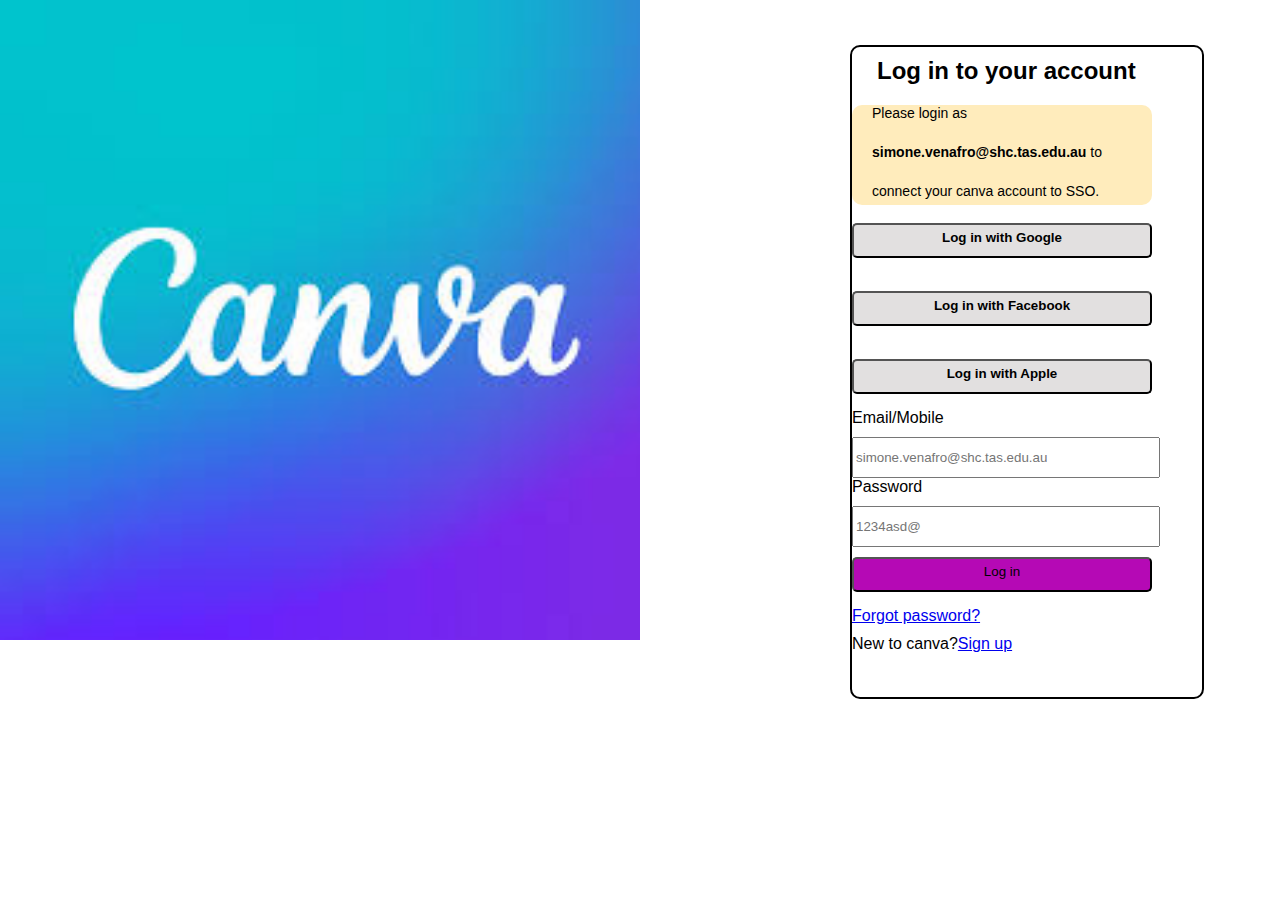
<file: index.html>
<!DOCTYPE html>
<html lang="en">

<head>
    <meta charset="UTF-8">
    <meta name="viewport" content="width=device-width, initial-scale=1.0">
    <title>Document</title>
    <link rel="stylesheet" href="style.css"/>
</head>

<body>
    <section class="main">
        <div class="logo"><img src="canva.jpg" width="100%"/></div>
        <div class="outer">
            <h2 class="one">Log in to your account</h2>
            <div class="inner">
                <p class="two">Please login as</p><br/>
                <p class="two"><b>simone.venafro@shc.tas.edu.au</b> to</p><br/>
                <p class="two">connect your canva account to SSO.</p>
            </div>
            <br/>
            <button><b>Log in with Google</b></button><br/>
            <button><b>Log in with Facebook</b></button><br/>
            <button><b>Log in with Apple</b></button>
            <form id="formy">
                <label>Email/Mobile</label>
                <input type="Email" placeholder="simone.venafro@shc.tas.edu.au" class="three" required />
                <label>Password</label>
                <input type="password" placeholder="1234asd@" class="three" required />
                <button style="background-color : rgb(181, 9, 181)" class="four">Log in</button>
                <p><a href="#">Forgot password?</a></p>
                <p>New to canva?<a href="file:///C:/Users/Hp/Downloads/css2/index.html">Sign up</a></p>
            </form>
        </div>
    </section>
</body>

</html>
</file>
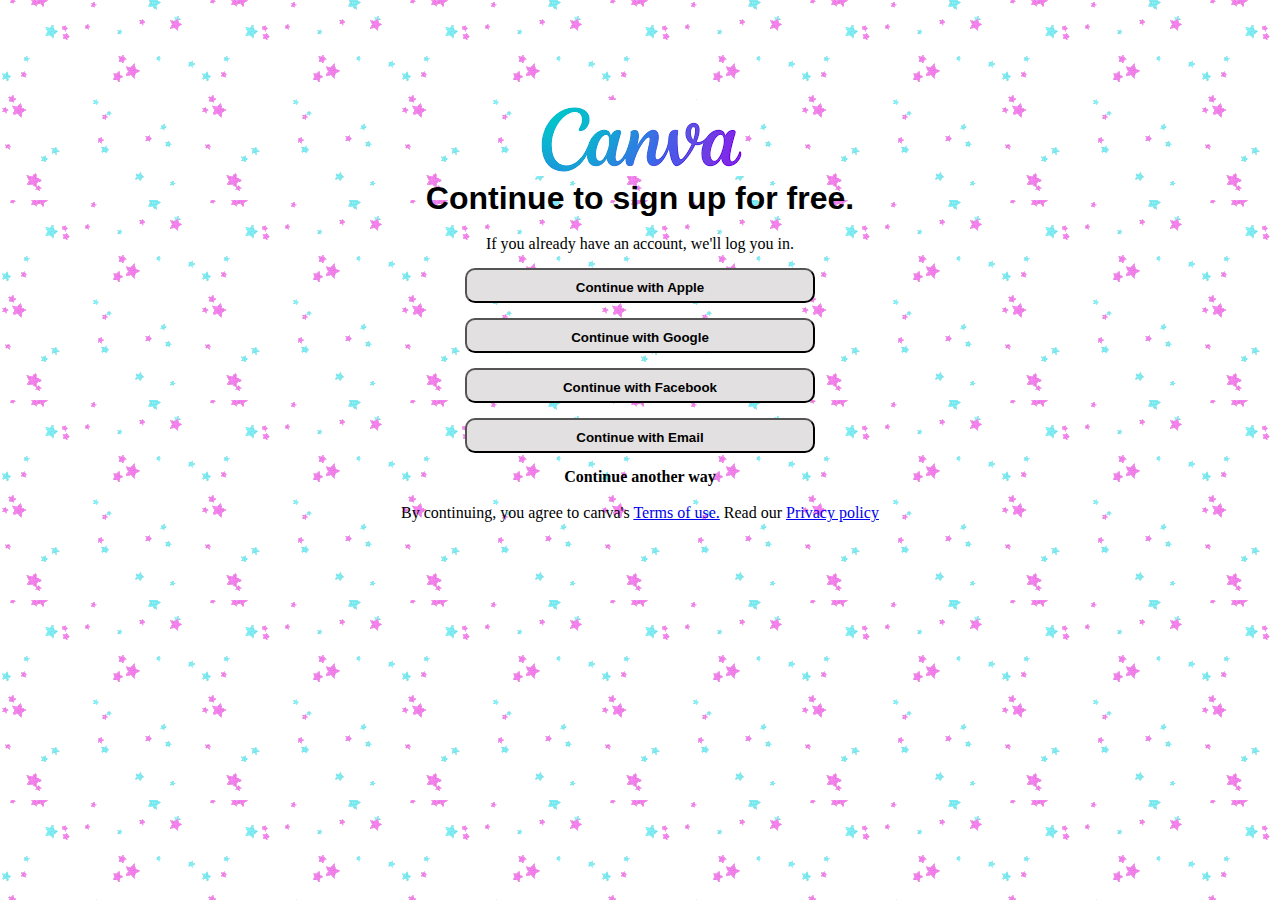
<file: signup.html>
<!DOCTYPE html>
<html lang="en">
<head>
    <meta charset="UTF-8">
    <meta name="viewport" content="width=device-width, initial-scale=1.0">
    <title>Canva Sign Up</title>
    <link rel = "stylesheet" href = "signup.css"/>
</head>
<body>
    <section class="sec">
        <center><img src="canva_logo.png"/>
        <h2 style="font-family : 'Gill Sans', 'Gill Sans MT', Calibri, 'Trebuchet MS', sans-serif; font-size : 2rem; color:black;">Continue to sign up for free.</h2>
        <br/>
        <p class="one" style="color : black;">If you already have an account, we'll log you in.</p>
        <button><b>Continue with Apple</b></button><br/>
        <button><b>Continue with Google</b></button><br/>
        <button><b>Continue with Facebook</b></button><br/>
        <button><b>Continue with Email</b></button><br/>
        <p style="color:black;"><b>Continue another way</b></p><br/>
        <p style="font-size : 1rem;color:black;">By continuing, you agree to canva's <a href="https://www.canva.com/policies/terms-of-use/" target="_blank">Terms of use.<a> Read our <a href="https://www.canva.com/policies/privacy-policy/" target="_blank">Privacy policy</a></p></center>
    </section>
</body>
</html>
</file>
<file: style.css>
* {
   margin : 0px;
   position : 0px;
   font-family : Arial, Helvetica, sans-serif;
}

.main {
    display : flex;
    flex-direction : row;
    justify-content : start;
}

.logo {
    width : 50%;
    justify-content : center;
}

.outer {
    height : 650px;
    width : 350px;
    border : 2px solid black;
    background-color : white;
    margin-top : 45px;
    border-radius : 10px;
    align-items : center;
    justify-content: center;
    margin-left : 210px;
}

.one {
    text-align : start;
    margin-top : 10px;
    margin-left : 25px;
}

.inner {
    height : 100px;
    width : 300px;
    background-color : #ffecbc;
    text-align : start;
    font-size : 10px;
    border-radius : 10px;
    margin-top : 20px;
}

.two {
    margin-bottom : 2px;
    margin-left : 20px;
    font-size : 14px;
}

p {
    margin-top : 10px;
}

button {
    width : 300px;
    height : 35px;
    display : flex;
    flex-direction : column;
    background-color : rgb(226, 224, 224);
    border-radius : 5px;
    margin-bottom : 15px;
    padding : 5px 5px 5px 5px;
}

button:hover {
    background-color : grey;
    cursor : grabbing;
}

.three {
    height : 35px;
    width : 300px;
    margin-top : 10px;
}

.four {
    height : 35px;
    width : 300px;
    margin-top : 10px;
}

#formy input {
    display : flex;
    flex-direction : column;
}
</file>
<file: signup.css>
* {
    margin : 0px;
    position : 0px;
    box-sizing : border-box;
}

.sec {
    justify-content : end;
}

img {
    margin-top : 100px;
}

button {
    width : 350px;
    height : 35px;
    background-color : rgb(226, 224, 224);
    border-radius : 10px;
    margin-bottom : 15px;
    padding : 10px 10px 10px 10px;
}

button:hover {
    background-color : grey;
    cursor : grabbing;
}

.one {
    margin-bottom : 15px;
}

body {
    background-image: url("gif2.png");
}
</file>
